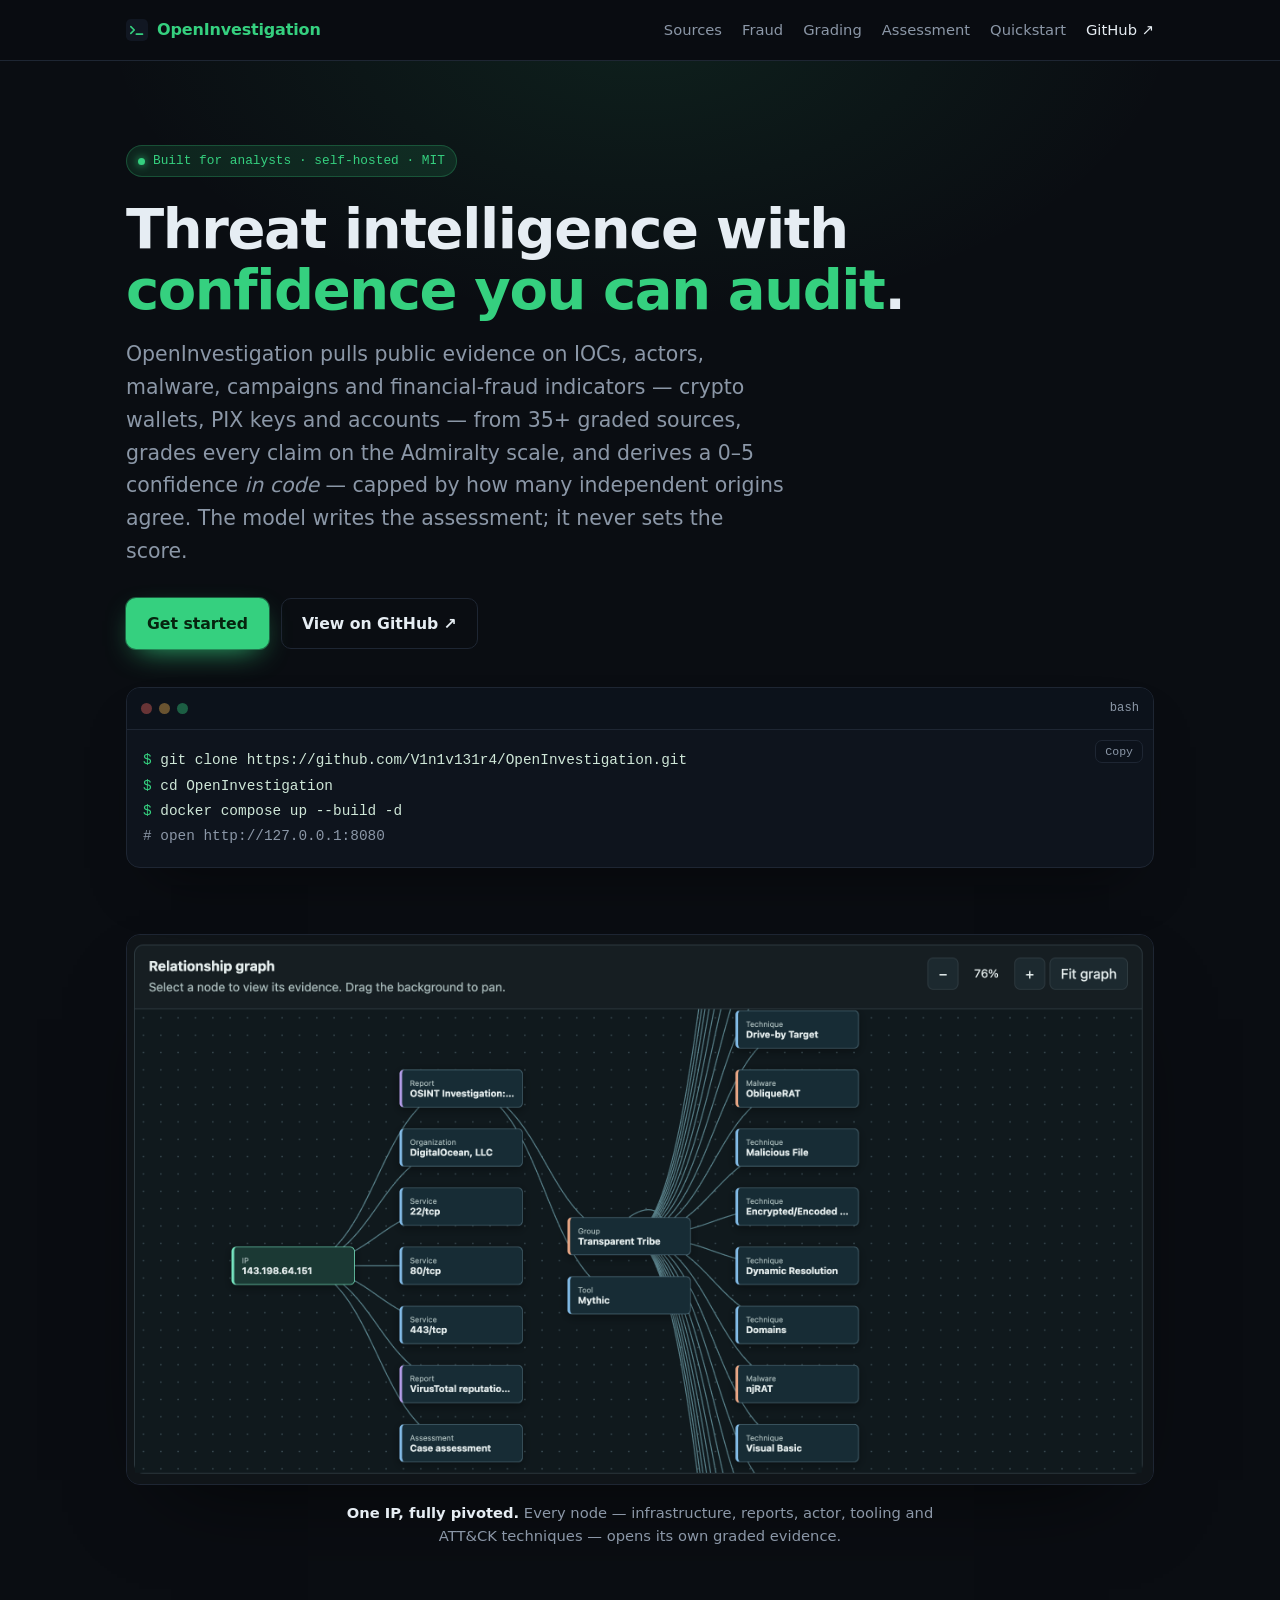
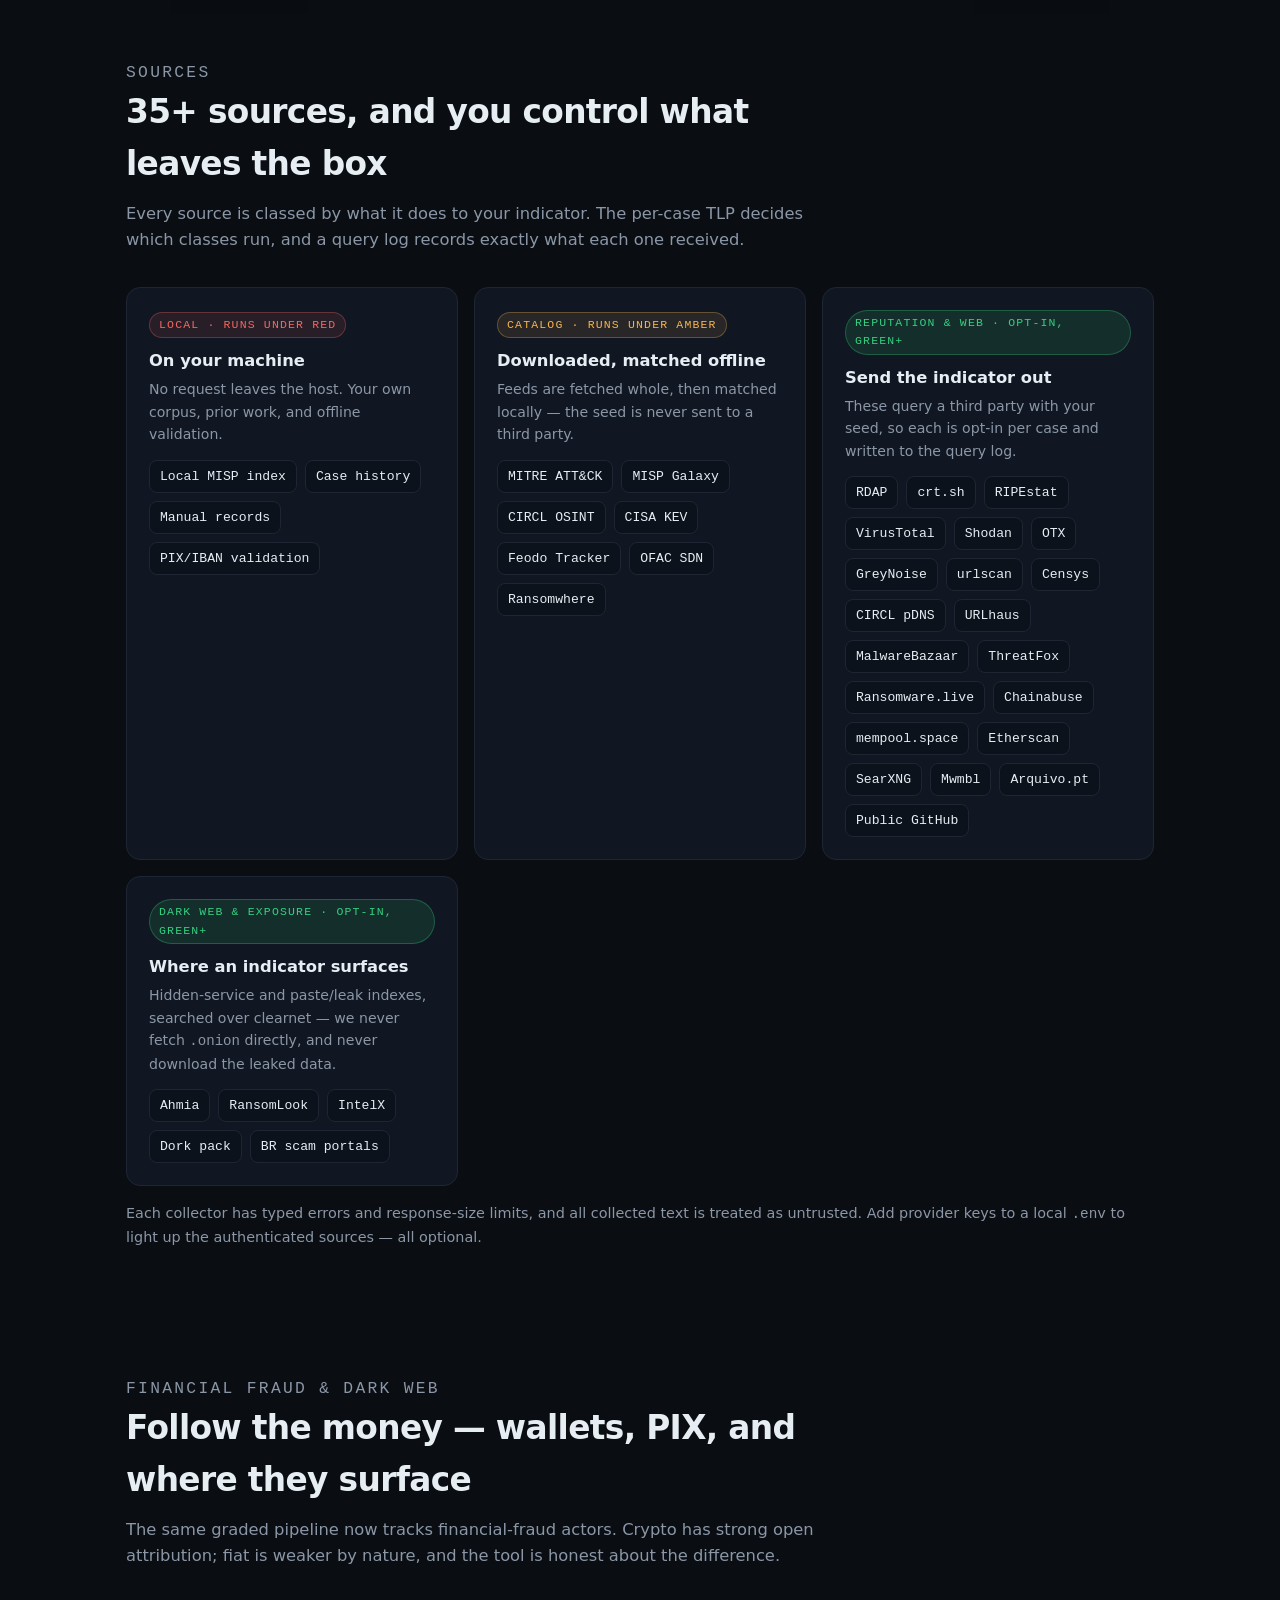
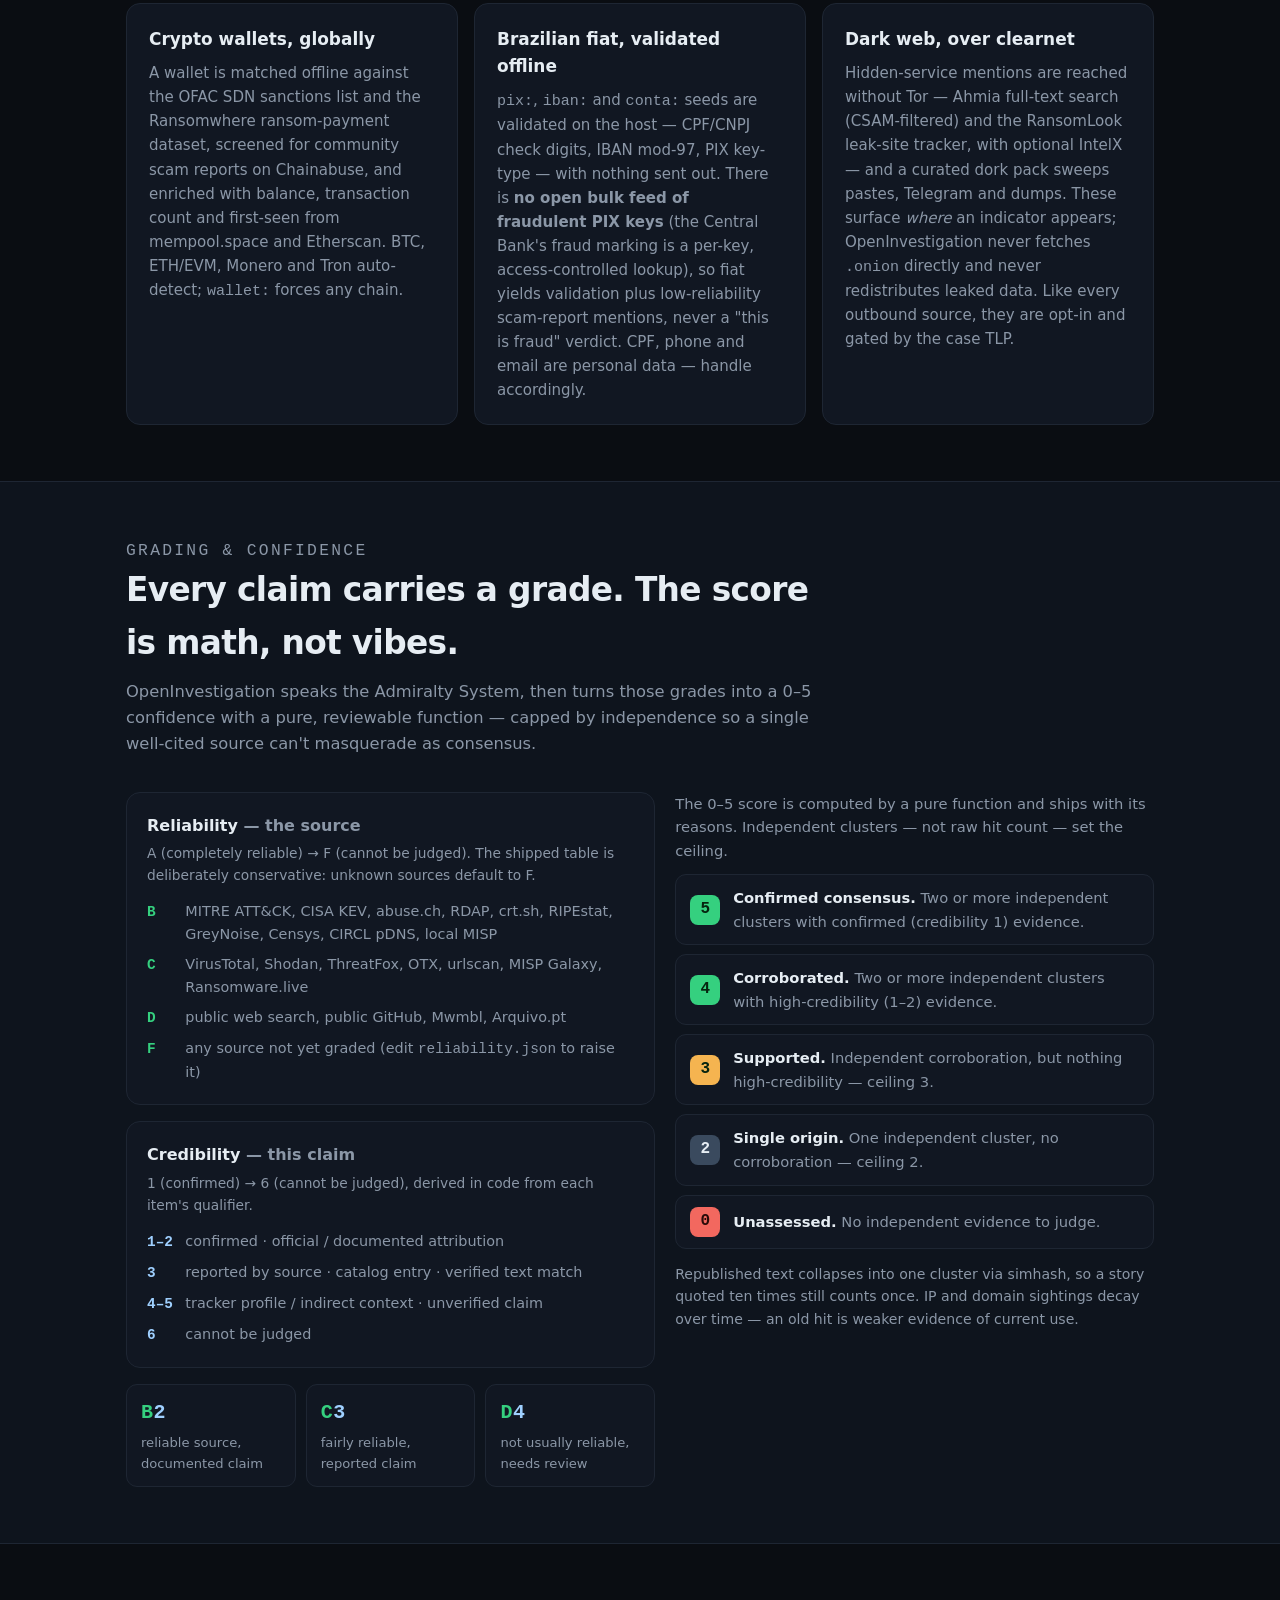
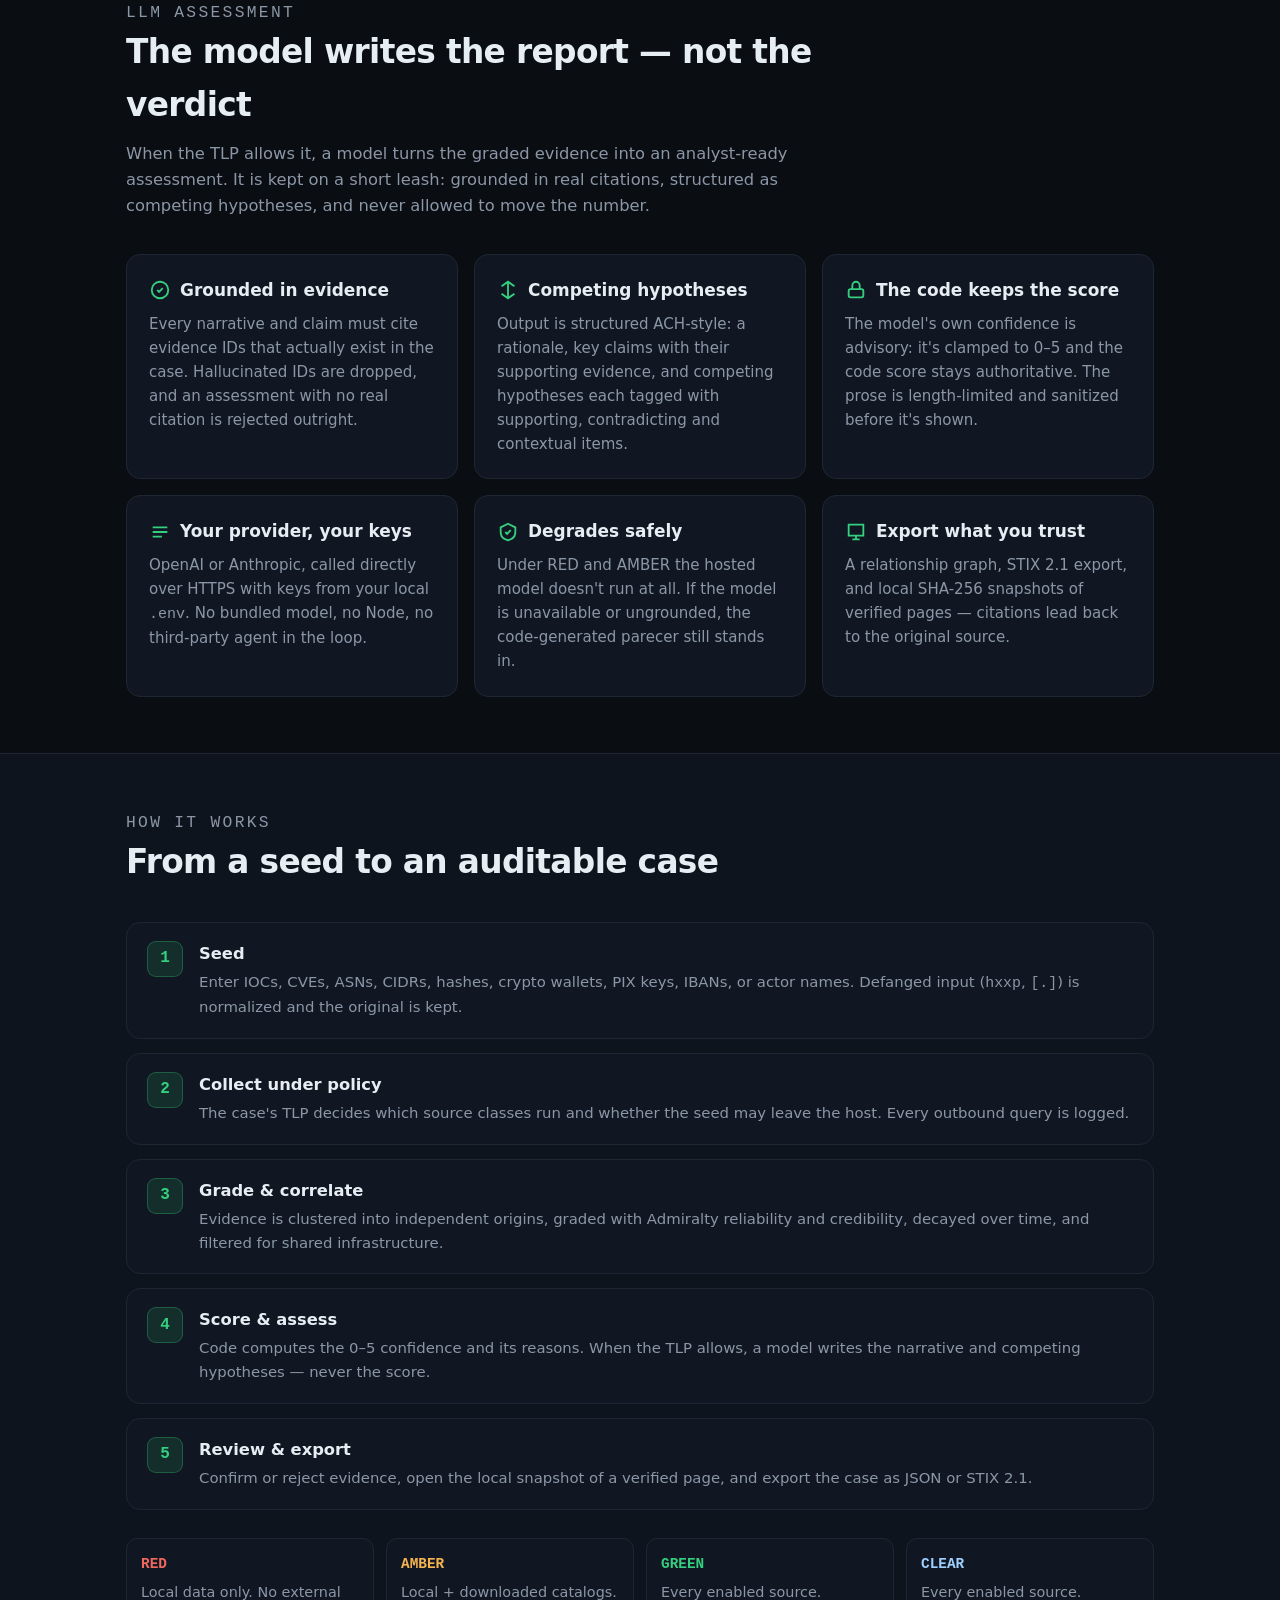
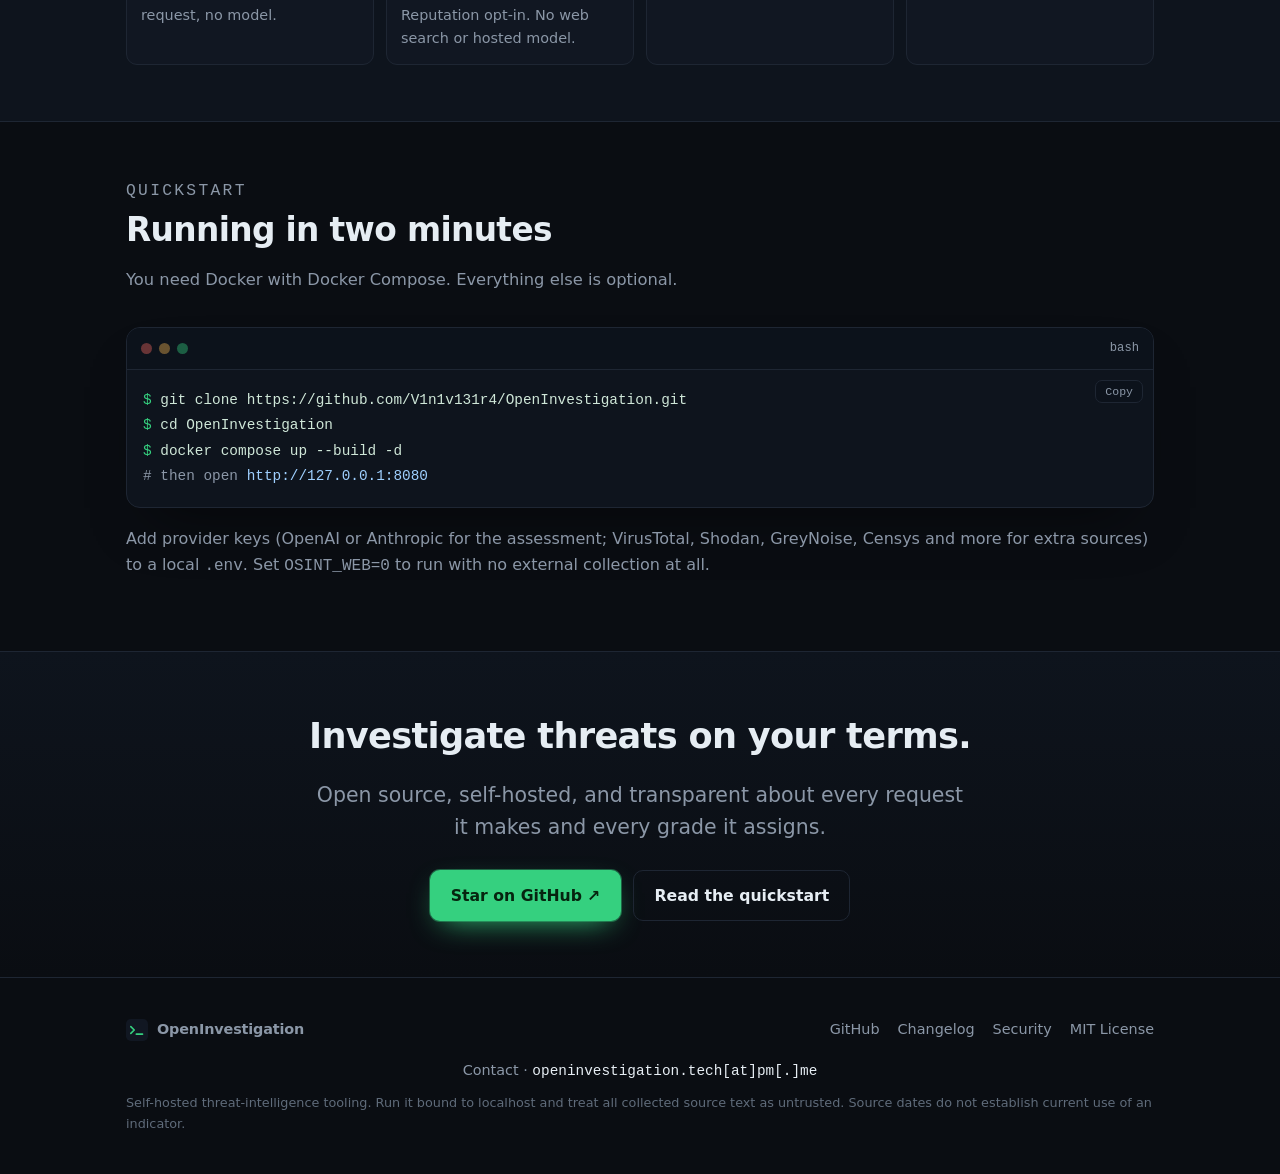
<file: docs/index.html>
<!doctype html>
<html lang="en">
<head>
<meta charset="utf-8">
<meta name="viewport" content="width=device-width, initial-scale=1">
<title>OpenInvestigation — self-hosted threat intelligence with auditable confidence</title>
<meta name="description" content="OpenInvestigation is a self-hosted threat-investigation workspace for analysts. 25+ graded sources, Admiralty A–F × 1–6 on every claim, a 0–5 confidence computed in code, and an LLM that writes the assessment — never the verdict.">
<meta property="og:type" content="website">
<meta property="og:title" content="OpenInvestigation">
<meta property="og:description" content="Self-hosted threat intelligence with auditable confidence. 25+ graded sources, Admiralty grading, independence-capped 0–5 scoring in code, LLM assessment with cited evidence and competing hypotheses. Standard-library Python.">
<link rel="icon" href="data:image/svg+xml,%3Csvg xmlns='http://www.w3.org/2000/svg' viewBox='0 0 32 32'%3E%3Crect width='32' height='32' rx='7' fill='%230a0d12'/%3E%3Cpath d='M7 11l5 5-5 5' fill='none' stroke='%2335d07f' stroke-width='2.4' stroke-linecap='round' stroke-linejoin='round'/%3E%3Cline x1='15' y1='22' x2='24' y2='22' stroke='%2335d07f' stroke-width='2.4' stroke-linecap='round'/%3E%3C/svg%3E">
<style>
  :root{
    --bg:#0a0d12; --bg-raised:#111722; --bg-soft:#0e141d; --border:#1e2633;
    --text:#e6edf3; --muted:#8b97a7; --accent:#35d07f; --accent-soft:rgba(53,208,127,.12);
    --amber:#f5b450; --red:#f2685f; --blue:#9fd0ff; --radius:14px; --maxw:1060px;
    --mono:ui-monospace,SFMono-Regular,"SF Mono",Menlo,Consolas,"Liberation Mono",monospace;
    --sans:system-ui,-apple-system,Segoe UI,Roboto,Helvetica,Arial,sans-serif;
  }
  *{box-sizing:border-box}
  html{scroll-behavior:smooth}
  body{margin:0;background:var(--bg);color:var(--text);font-family:var(--sans);line-height:1.6;
    -webkit-font-smoothing:antialiased;overflow-x:hidden}
  a{color:var(--accent);text-decoration:none}
  a:hover{text-decoration:underline}
  .wrap{max-width:var(--maxw);margin:0 auto;padding:0 16px}
  .mono{font-family:var(--mono)}
  .muted{color:var(--muted)}

  /* nav */
  header.nav{position:sticky;top:0;z-index:20;background:rgba(10,13,18,.82);
    backdrop-filter:blur(10px);border-bottom:1px solid var(--border)}
  .nav .wrap{display:flex;align-items:center;gap:20px;height:60px}
  .brand{display:flex;align-items:center;gap:9px;font-weight:700;letter-spacing:-.01em}
  .brand .mark{width:22px;height:22px;flex:none}
  .nav nav{margin-left:auto;display:flex;gap:20px;align-items:center}
  .nav nav a{color:var(--muted);font-size:.92rem;font-weight:500}
  .nav nav a:hover{color:var(--text);text-decoration:none}
  .nav .ghl{color:var(--text)}
  @media(max-width:720px){.nav nav a.hide-sm{display:none}}

  /* hero */
  .hero{padding:84px 0 56px;position:relative}
  .hero::before{content:"";position:absolute;inset:0;z-index:-1;
    background:radial-gradient(60% 50% at 50% -5%,rgba(53,208,127,.10),transparent 70%)}
  .eyebrow{display:inline-flex;align-items:center;gap:8px;font-family:var(--mono);font-size:.8rem;
    color:var(--accent);background:var(--accent-soft);border:1px solid rgba(53,208,127,.25);
    padding:5px 11px;border-radius:999px;margin-bottom:22px}
  .eyebrow .dot{width:7px;height:7px;border-radius:50%;background:var(--accent);box-shadow:0 0 8px var(--accent)}
  h1{font-size:clamp(2.1rem,5.2vw,3.5rem);line-height:1.08;letter-spacing:-.025em;margin:0 0 18px;font-weight:800}
  h1 .accent{color:var(--accent)}
  .lede{font-size:clamp(1.05rem,2.2vw,1.28rem);color:var(--muted);max-width:660px;margin:0 0 30px}
  .cta{display:flex;flex-wrap:wrap;gap:12px;align-items:center}
  .btn{display:inline-flex;align-items:center;gap:8px;font-weight:600;font-size:.98rem;
    padding:12px 20px;border-radius:10px;border:1px solid transparent;cursor:pointer}
  .btn-primary{background:var(--accent);color:#06240f;box-shadow:0 0 0 1px rgba(53,208,127,.4),0 10px 30px -12px var(--accent)}
  .btn-primary:hover{text-decoration:none;filter:brightness(1.07)}
  .btn-ghost{background:transparent;border-color:var(--border);color:var(--text)}
  .btn-ghost:hover{text-decoration:none;border-color:var(--accent);color:var(--accent)}

  /* terminal */
  .term{background:var(--bg-soft);border:1px solid var(--border);border-radius:var(--radius);
    overflow:hidden;box-shadow:0 30px 60px -30px rgba(0,0,0,.6)}
  .hero .term{margin-top:38px}
  .term-bar{display:flex;align-items:center;gap:7px;padding:11px 14px;border-bottom:1px solid var(--border);background:#0c121b}
  .term-bar i{width:11px;height:11px;border-radius:50%;background:#2a3444;display:inline-block}
  .term-bar i:nth-child(1){background:#f2685f66}.term-bar i:nth-child(2){background:#f5b45066}.term-bar i:nth-child(3){background:#35d07f66}
  .term-bar span{margin-left:auto;font-family:var(--mono);font-size:.76rem;color:var(--muted)}
  .term pre{margin:0;padding:18px 16px;font-family:var(--mono);font-size:.9rem;line-height:1.75;overflow-x:auto;color:#cfe7d8}
  .term .p{color:var(--accent)}.term .c{color:var(--muted)}.term .o{color:var(--blue)}
  .copy{position:relative}
  .copy button{position:absolute;top:10px;right:10px;font-family:var(--mono);font-size:.72rem;color:var(--muted);
    background:#0c121b;border:1px solid var(--border);border-radius:7px;padding:4px 9px;cursor:pointer}
  .copy button:hover{color:var(--accent);border-color:var(--accent)}

  /* product shot */
  .shot-wrap{padding-top:10px}
  .shot{border:1px solid var(--border);border-radius:var(--radius);overflow:hidden;
    background:var(--bg-soft);box-shadow:0 40px 90px -45px rgba(0,0,0,.75)}
  .shot img{display:block;width:100%;height:auto}
  figure.shot-fig{margin:0}
  figcaption{color:var(--muted);font-size:.92rem;margin-top:16px;text-align:center;max-width:620px;margin-left:auto;margin-right:auto}
  figcaption b{color:var(--text);font-weight:600}

  /* sections */
  section{padding:56px 0}
  .alt{background:var(--bg-soft);border-top:1px solid var(--border);border-bottom:1px solid var(--border)}
  .sec-head{max-width:700px;margin:0 0 34px}
  .sec-head h2{font-size:clamp(1.5rem,3.2vw,2.05rem);letter-spacing:-.02em;margin:0 0 10px;font-weight:800}
  .sec-head p{color:var(--muted);margin:0;font-size:1.02rem}
  .kicker{font-family:var(--mono);font-size:.78rem;color:var(--accent);text-transform:uppercase;letter-spacing:.14em;margin:0 0 12px}

  .grid{display:grid;gap:16px;grid-template-columns:repeat(3,1fr)}
  @media(max-width:860px){.grid{grid-template-columns:repeat(2,1fr)}}
  @media(max-width:560px){.grid{grid-template-columns:1fr}}
  .card{background:var(--bg-raised);border:1px solid var(--border);border-radius:var(--radius);padding:22px}
  .card:hover{border-color:#2b3647}
  .card h3{margin:0 0 8px;font-size:1.06rem;display:flex;align-items:center;gap:9px}
  .card h3 .ic{width:22px;height:22px;flex:none;color:var(--accent)}
  .card p{margin:0;color:var(--muted);font-size:.94rem}

  /* split */
  .split{display:grid;gap:20px;grid-template-columns:1.05fr .95fr;align-items:start}
  @media(max-width:820px){.split{grid-template-columns:1fr}}

  /* chips / sources tiers */
  .chips{display:flex;flex-wrap:wrap;gap:8px}
  .chip{font-family:var(--mono);font-size:.82rem;color:var(--text);background:var(--bg-soft);
    border:1px solid var(--border);border-radius:8px;padding:5px 10px}
  .card .chip{background:#0c121b}
  .tier .tag{font-family:var(--mono);font-size:.72rem;text-transform:uppercase;letter-spacing:.1em;
    padding:3px 9px;border-radius:999px;display:inline-block;margin-bottom:10px}
  .tier.local .tag{color:var(--red);background:rgba(242,104,95,.1);border:1px solid rgba(242,104,95,.3)}
  .tier.catalog .tag{color:var(--amber);background:rgba(245,180,80,.1);border:1px solid rgba(245,180,80,.3)}
  .tier.web .tag{color:var(--accent);background:var(--accent-soft);border:1px solid rgba(53,208,127,.3)}
  .tier h3{margin:0 0 4px;font-size:1.02rem}
  .tier .egress{color:var(--muted);font-size:.88rem;margin:0 0 14px}

  /* admiralty */
  .axis{background:var(--bg-raised);border:1px solid var(--border);border-radius:var(--radius);padding:20px;margin-bottom:16px}
  .axis h3{margin:0 0 4px;font-size:1rem}
  .axis .sub{color:var(--muted);font-size:.86rem;margin:0 0 14px}
  .scale{display:grid;gap:7px}
  .scale div{display:flex;gap:11px;align-items:baseline;font-size:.9rem}
  .scale b{font-family:var(--mono);color:var(--accent);min-width:1.9em}
  .scale.cred b{color:var(--blue)}
  .scale span{color:var(--muted)}
  .codes{display:flex;flex-wrap:wrap;gap:10px;margin-top:4px}
  .code{background:var(--bg-raised);border:1px solid var(--border);border-radius:11px;padding:12px 14px;min-width:150px;flex:1}
  .code .k{font-family:var(--mono);font-size:1.25rem;font-weight:700;letter-spacing:.02em}
  .code .k .r{color:var(--accent)}.code .k .c{color:var(--blue)}
  .code small{display:block;color:var(--muted);font-size:.82rem;margin-top:3px}

  /* score ladder */
  .ladder{list-style:none;margin:0;padding:0;display:grid;gap:9px}
  .ladder li{display:flex;gap:13px;align-items:center;background:var(--bg-raised);border:1px solid var(--border);
    border-radius:11px;padding:11px 14px;font-size:.92rem;color:var(--muted)}
  .ladder .s{font-family:var(--mono);font-weight:700;width:30px;height:30px;border-radius:8px;flex:none;
    display:grid;place-items:center;color:#06240f;font-size:1rem}
  .ladder .s5,.ladder .s4{background:var(--accent)}
  .ladder .s3{background:var(--amber)}
  .ladder .s2{background:#3a4a5e;color:var(--text)}
  .ladder .s0{background:var(--red);color:#2a0b09}
  .ladder b{color:var(--text);font-weight:600}

  /* steps */
  .steps{counter-reset:s;display:grid;gap:14px}
  .step{display:flex;gap:16px;background:var(--bg-raised);border:1px solid var(--border);border-radius:var(--radius);padding:18px 20px}
  .step::before{counter-increment:s;content:counter(s);font-family:var(--mono);font-weight:700;color:var(--accent);
    background:var(--accent-soft);border:1px solid rgba(53,208,127,.3);width:34px;height:34px;border-radius:9px;
    display:grid;place-items:center;flex:none}
  .step h3{margin:0 0 4px;font-size:1.02rem}.step p{margin:0;color:var(--muted);font-size:.93rem}

  /* tlp */
  .tlp{display:grid;gap:12px;grid-template-columns:repeat(4,1fr)}
  @media(max-width:720px){.tlp{grid-template-columns:repeat(2,1fr)}}
  .tlp div{border:1px solid var(--border);border-radius:11px;padding:14px;background:var(--bg-raised);font-size:.9rem}
  .tlp b{font-family:var(--mono);display:block;margin-bottom:5px}
  .tlp .red b{color:var(--red)}.tlp .amber b{color:var(--amber)}.tlp .green b{color:var(--accent)}.tlp .clear b{color:var(--blue)}
  .tlp span{color:var(--muted)}

  /* cta band */
  .band{background:linear-gradient(180deg,var(--bg-soft),var(--bg));border-top:1px solid var(--border);border-bottom:1px solid var(--border);text-align:center}
  .band h2{font-size:clamp(1.6rem,3.4vw,2.2rem);margin:0 0 14px;letter-spacing:-.02em}
  .band .cta{justify-content:center}

  footer{padding:40px 0;color:var(--muted);font-size:.9rem}
  footer .wrap{display:flex;flex-wrap:wrap;gap:16px;align-items:center;justify-content:space-between}
  footer nav{display:flex;flex-wrap:wrap;gap:18px}
  footer a{color:var(--muted)}footer a:hover{color:var(--accent)}
  .contact{max-width:var(--maxw);margin:18px auto 0;padding:0 16px;text-align:center;color:var(--muted);font-size:.9rem}
  .contact .mono{color:var(--text)}
  .note{max-width:var(--maxw);margin:10px auto 0;padding:0 16px;color:#5f6b7a;font-size:.8rem}
</style>
</head>
<body>
<header class="nav">
  <div class="wrap">
    <a class="brand" href="#top" aria-label="OpenInvestigation home">
      <svg class="mark" viewBox="0 0 32 32" aria-hidden="true"><rect width="32" height="32" rx="7" fill="#111722"/><path d="M7 11l5 5-5 5" fill="none" stroke="#35d07f" stroke-width="2.4" stroke-linecap="round" stroke-linejoin="round"/><line x1="15" y1="22" x2="24" y2="22" stroke="#35d07f" stroke-width="2.4" stroke-linecap="round"/></svg>
      OpenInvestigation
    </a>
    <nav>
      <a class="hide-sm" href="#sources">Sources</a>
      <a class="hide-sm" href="#fraud">Fraud</a>
      <a href="#grading">Grading</a>
      <a href="#assessment">Assessment</a>
      <a class="hide-sm" href="#quickstart">Quickstart</a>
      <a class="ghl" href="https://github.com/V1n1v131r4/OpenInvestigation">GitHub ↗</a>
    </nav>
  </div>
</header>

<main id="top">
  <section class="hero">
    <div class="wrap">
      <span class="eyebrow"><span class="dot"></span> Built for analysts · self-hosted · MIT</span>
      <h1>Threat intelligence with <span class="accent">confidence you can audit</span>.</h1>
      <p class="lede">OpenInvestigation pulls public evidence on IOCs, actors, malware, campaigns and financial-fraud indicators — crypto wallets, PIX keys and accounts — from 35+ graded sources, grades every claim on the Admiralty scale, and derives a 0–5 confidence <em>in code</em> — capped by how many independent origins agree. The model writes the assessment; it never sets the score.</p>
      <div class="cta">
        <a class="btn btn-primary" href="#quickstart">Get started</a>
        <a class="btn btn-ghost" href="https://github.com/V1n1v131r4/OpenInvestigation">View on GitHub ↗</a>
      </div>
      <div class="term">
        <div class="term-bar"><i></i><i></i><i></i><span>bash</span></div>
        <div class="copy">
          <button type="button" data-copy="git clone https://github.com/V1n1v131r4/OpenInvestigation.git&#10;cd OpenInvestigation&#10;docker compose up --build -d">Copy</button>
<pre><span class="p">$</span> git clone https://github.com/V1n1v131r4/OpenInvestigation.git
<span class="p">$</span> cd OpenInvestigation
<span class="p">$</span> docker compose up --build -d
<span class="c"># open http://127.0.0.1:8080</span></pre>
        </div>
      </div>
    </div>
  </section>

  <!-- SHOWCASE -->
  <section class="shot-wrap">
    <div class="wrap">
      <figure class="shot-fig">
        <div class="shot">
          <img src="assets/graph.png" width="2368" height="1266"
               alt="OpenInvestigation relationship graph. The IP 143.198.64.151 links on the left to DigitalOcean hosting, open services 22/80/443, OSINT and VirusTotal reports and a case assessment; and on the right to the Transparent Tribe group, the Mythic tool, ObliqueRAT and njRAT malware, and ATT&CK techniques such as Drive-by Target, Malicious File and Dynamic Resolution."
               loading="lazy" decoding="async">
        </div>
        <figcaption><b>One IP, fully pivoted.</b> Every node — infrastructure, reports, actor, tooling and ATT&amp;CK techniques — opens its own graded evidence.</figcaption>
      </figure>
    </div>
  </section>

  <!-- SOURCES -->
  <section id="sources">
    <div class="wrap">
      <div class="sec-head">
        <p class="kicker">Sources</p>
        <h2>35+ sources, and you control what leaves the box</h2>
        <p>Every source is classed by what it does to your indicator. The per-case TLP decides which classes run, and a query log records exactly what each one received.</p>
      </div>
      <div class="grid">
        <div class="card tier local">
          <span class="tag">Local · runs under RED</span>
          <h3>On your machine</h3>
          <p class="egress">No request leaves the host. Your own corpus, prior work, and offline validation.</p>
          <div class="chips">
            <span class="chip">Local MISP index</span><span class="chip">Case history</span><span class="chip">Manual records</span>
            <span class="chip">PIX/IBAN validation</span>
          </div>
        </div>
        <div class="card tier catalog">
          <span class="tag">Catalog · runs under AMBER</span>
          <h3>Downloaded, matched offline</h3>
          <p class="egress">Feeds are fetched whole, then matched locally — the seed is never sent to a third party.</p>
          <div class="chips">
            <span class="chip">MITRE ATT&amp;CK</span><span class="chip">MISP Galaxy</span><span class="chip">CIRCL OSINT</span>
            <span class="chip">CISA KEV</span><span class="chip">Feodo Tracker</span><span class="chip">OFAC SDN</span>
            <span class="chip">Ransomwhere</span>
          </div>
        </div>
        <div class="card tier web">
          <span class="tag">Reputation &amp; web · opt-in, GREEN+</span>
          <h3>Send the indicator out</h3>
          <p class="egress">These query a third party with your seed, so each is opt-in per case and written to the query log.</p>
          <div class="chips">
            <span class="chip">RDAP</span><span class="chip">crt.sh</span><span class="chip">RIPEstat</span>
            <span class="chip">VirusTotal</span><span class="chip">Shodan</span><span class="chip">OTX</span>
            <span class="chip">GreyNoise</span><span class="chip">urlscan</span><span class="chip">Censys</span>
            <span class="chip">CIRCL pDNS</span><span class="chip">URLhaus</span><span class="chip">MalwareBazaar</span>
            <span class="chip">ThreatFox</span><span class="chip">Ransomware.live</span><span class="chip">Chainabuse</span>
            <span class="chip">mempool.space</span><span class="chip">Etherscan</span><span class="chip">SearXNG</span>
            <span class="chip">Mwmbl</span><span class="chip">Arquivo.pt</span><span class="chip">Public GitHub</span>
          </div>
        </div>
        <div class="card tier web">
          <span class="tag">Dark web &amp; exposure · opt-in, GREEN+</span>
          <h3>Where an indicator surfaces</h3>
          <p class="egress">Hidden-service and paste/leak indexes, searched over clearnet — we never fetch <span class="mono">.onion</span> directly, and never download the leaked data.</p>
          <div class="chips">
            <span class="chip">Ahmia</span><span class="chip">RansomLook</span><span class="chip">IntelX</span>
            <span class="chip">Dork pack</span><span class="chip">BR scam portals</span>
          </div>
        </div>
      </div>
      <p class="muted" style="margin-top:16px;font-size:.9rem">Each collector has typed errors and response-size limits, and all collected text is treated as untrusted. Add provider keys to a local <span class="mono">.env</span> to light up the authenticated sources — all optional.</p>
    </div>
  </section>

  <!-- FRAUD & DARK WEB -->
  <section id="fraud">
    <div class="wrap">
      <div class="sec-head">
        <p class="kicker">Financial fraud &amp; dark web</p>
        <h2>Follow the money — wallets, PIX, and where they surface</h2>
        <p>The same graded pipeline now tracks financial-fraud actors. Crypto has strong open attribution; fiat is weaker by nature, and the tool is honest about the difference.</p>
      </div>
      <div class="grid">
        <div class="card">
          <h3>Crypto wallets, globally</h3>
          <p>A wallet is matched offline against the OFAC SDN sanctions list and the Ransomwhere ransom-payment dataset, screened for community scam reports on Chainabuse, and enriched with balance, transaction count and first-seen from mempool.space and Etherscan. BTC, ETH/EVM, Monero and Tron auto-detect; <span class="mono">wallet:</span> forces any chain.</p>
        </div>
        <div class="card">
          <h3>Brazilian fiat, validated offline</h3>
          <p><span class="mono">pix:</span>, <span class="mono">iban:</span> and <span class="mono">conta:</span> seeds are validated on the host — CPF/CNPJ check digits, IBAN mod-97, PIX key-type — with nothing sent out. There is <b>no open bulk feed of fraudulent PIX keys</b> (the Central Bank's fraud marking is a per-key, access-controlled lookup), so fiat yields validation plus low-reliability scam-report mentions, never a "this is fraud" verdict. CPF, phone and email are personal data — handle accordingly.</p>
        </div>
        <div class="card">
          <h3>Dark web, over clearnet</h3>
          <p>Hidden-service mentions are reached without Tor — Ahmia full-text search (CSAM-filtered) and the RansomLook leak-site tracker, with optional IntelX — and a curated dork pack sweeps pastes, Telegram and dumps. These surface <em>where</em> an indicator appears; OpenInvestigation never fetches <span class="mono">.onion</span> directly and never redistributes leaked data. Like every outbound source, they are opt-in and gated by the case TLP.</p>
        </div>
      </div>
    </div>
  </section>

  <!-- GRADING -->
  <section id="grading" class="alt">
    <div class="wrap">
      <div class="sec-head">
        <p class="kicker">Grading &amp; confidence</p>
        <h2>Every claim carries a grade. The score is math, not vibes.</h2>
        <p>OpenInvestigation speaks the Admiralty System, then turns those grades into a 0–5 confidence with a pure, reviewable function — capped by independence so a single well-cited source can't masquerade as consensus.</p>
      </div>
      <div class="split">
        <div>
          <div class="axis">
            <h3>Reliability <span class="muted">— the source</span></h3>
            <p class="sub">A (completely reliable) → F (cannot be judged). The shipped table is deliberately conservative: unknown sources default to F.</p>
            <div class="scale">
              <div><b>B</b><span>MITRE ATT&amp;CK, CISA KEV, abuse.ch, RDAP, crt.sh, RIPEstat, GreyNoise, Censys, CIRCL pDNS, local MISP</span></div>
              <div><b>C</b><span>VirusTotal, Shodan, ThreatFox, OTX, urlscan, MISP Galaxy, Ransomware.live</span></div>
              <div><b>D</b><span>public web search, public GitHub, Mwmbl, Arquivo.pt</span></div>
              <div><b>F</b><span>any source not yet graded (edit <span class="mono">reliability.json</span> to raise it)</span></div>
            </div>
          </div>
          <div class="axis">
            <h3>Credibility <span class="muted">— this claim</span></h3>
            <p class="sub">1 (confirmed) → 6 (cannot be judged), derived in code from each item's qualifier.</p>
            <div class="scale cred">
              <div><b>1–2</b><span>confirmed · official / documented attribution</span></div>
              <div><b>3</b><span>reported by source · catalog entry · verified text match</span></div>
              <div><b>4–5</b><span>tracker profile / indirect context · unverified claim</span></div>
              <div><b>6</b><span>cannot be judged</span></div>
            </div>
          </div>
          <div class="codes">
            <div class="code"><div class="k"><span class="r">B</span><span class="c">2</span></div><small>reliable source, documented claim</small></div>
            <div class="code"><div class="k"><span class="r">C</span><span class="c">3</span></div><small>fairly reliable, reported claim</small></div>
            <div class="code"><div class="k"><span class="r">D</span><span class="c">4</span></div><small>not usually reliable, needs review</small></div>
          </div>
        </div>
        <div>
          <p class="muted" style="margin:0 0 12px;font-size:.92rem">The 0–5 score is computed by a pure function and ships with its reasons. Independent clusters — not raw hit count — set the ceiling.</p>
          <ul class="ladder">
            <li><span class="s s5">5</span><span><b>Confirmed consensus.</b> Two or more independent clusters with confirmed (credibility 1) evidence.</span></li>
            <li><span class="s s4">4</span><span><b>Corroborated.</b> Two or more independent clusters with high-credibility (1–2) evidence.</span></li>
            <li><span class="s s3">3</span><span><b>Supported.</b> Independent corroboration, but nothing high-credibility — ceiling 3.</span></li>
            <li><span class="s s2">2</span><span><b>Single origin.</b> One independent cluster, no corroboration — ceiling 2.</span></li>
            <li><span class="s s0">0</span><span><b>Unassessed.</b> No independent evidence to judge.</span></li>
          </ul>
          <p class="muted" style="margin:14px 0 0;font-size:.88rem">Republished text collapses into one cluster via simhash, so a story quoted ten times still counts once. IP and domain sightings decay over time — an old hit is weaker evidence of current use.</p>
        </div>
      </div>
    </div>
  </section>

  <!-- ASSESSMENT / LLM -->
  <section id="assessment">
    <div class="wrap">
      <div class="sec-head">
        <p class="kicker">LLM assessment</p>
        <h2>The model writes the report — not the verdict</h2>
        <p>When the TLP allows it, a model turns the graded evidence into an analyst-ready assessment. It is kept on a short leash: grounded in real citations, structured as competing hypotheses, and never allowed to move the number.</p>
      </div>
      <div class="grid">
        <div class="card"><h3><svg class="ic" viewBox="0 0 24 24" fill="none" stroke="currentColor" stroke-width="2"><path d="M9 12l2 2 4-4"/><circle cx="12" cy="12" r="9"/></svg>Grounded in evidence</h3><p>Every narrative and claim must cite evidence IDs that actually exist in the case. Hallucinated IDs are dropped, and an assessment with no real citation is rejected outright.</p></div>
        <div class="card"><h3><svg class="ic" viewBox="0 0 24 24" fill="none" stroke="currentColor" stroke-width="2"><path d="M12 3v18M5 8l7-5 7 5M5 16l7 5 7-5"/></svg>Competing hypotheses</h3><p>Output is structured ACH-style: a rationale, key claims with their supporting evidence, and competing hypotheses each tagged with supporting, contradicting and contextual items.</p></div>
        <div class="card"><h3><svg class="ic" viewBox="0 0 24 24" fill="none" stroke="currentColor" stroke-width="2"><rect x="4" y="11" width="16" height="9" rx="2"/><path d="M8 11V7a4 4 0 018 0v4"/></svg>The code keeps the score</h3><p>The model's own confidence is advisory: it's clamped to 0–5 and the code score stays authoritative. The prose is length-limited and sanitized before it's shown.</p></div>
        <div class="card"><h3><svg class="ic" viewBox="0 0 24 24" fill="none" stroke="currentColor" stroke-width="2"><path d="M4 7h16M4 12h16M4 17h10"/></svg>Your provider, your keys</h3><p>OpenAI or Anthropic, called directly over HTTPS with keys from your local <span class="mono">.env</span>. No bundled model, no Node, no third-party agent in the loop.</p></div>
        <div class="card"><h3><svg class="ic" viewBox="0 0 24 24" fill="none" stroke="currentColor" stroke-width="2"><path d="M12 3l8 4v5c0 5-3.5 8-8 9-4.5-1-8-4-8-9V7z"/><path d="M9 12l2 2 4-4"/></svg>Degrades safely</h3><p>Under RED and AMBER the hosted model doesn't run at all. If the model is unavailable or ungrounded, the code-generated parecer still stands in.</p></div>
        <div class="card"><h3><svg class="ic" viewBox="0 0 24 24" fill="none" stroke="currentColor" stroke-width="2"><path d="M4 4h16v12H4z"/><path d="M8 20h8M12 16v4"/></svg>Export what you trust</h3><p>A relationship graph, STIX 2.1 export, and local SHA-256 snapshots of verified pages — citations lead back to the original source.</p></div>
      </div>
    </div>
  </section>

  <!-- HOW -->
  <section id="how" class="alt">
    <div class="wrap">
      <div class="sec-head">
        <p class="kicker">How it works</p>
        <h2>From a seed to an auditable case</h2>
      </div>
      <div class="steps">
        <div class="step"><div><h3>Seed</h3><p>Enter IOCs, CVEs, ASNs, CIDRs, hashes, crypto wallets, PIX keys, IBANs, or actor names. Defanged input (<span class="mono">hxxp</span>, <span class="mono">[.]</span>) is normalized and the original is kept.</p></div></div>
        <div class="step"><div><h3>Collect under policy</h3><p>The case's TLP decides which source classes run and whether the seed may leave the host. Every outbound query is logged.</p></div></div>
        <div class="step"><div><h3>Grade &amp; correlate</h3><p>Evidence is clustered into independent origins, graded with Admiralty reliability and credibility, decayed over time, and filtered for shared infrastructure.</p></div></div>
        <div class="step"><div><h3>Score &amp; assess</h3><p>Code computes the 0–5 confidence and its reasons. When the TLP allows, a model writes the narrative and competing hypotheses — never the score.</p></div></div>
        <div class="step"><div><h3>Review &amp; export</h3><p>Confirm or reject evidence, open the local snapshot of a verified page, and export the case as JSON or STIX 2.1.</p></div></div>
      </div>
      <div class="tlp" style="margin-top:28px">
        <div class="red"><b>RED</b><span>Local data only. No external request, no model.</span></div>
        <div class="amber"><b>AMBER</b><span>Local + downloaded catalogs. Reputation opt-in. No web search or hosted model.</span></div>
        <div class="green"><b>GREEN</b><span>Every enabled source.</span></div>
        <div class="clear"><b>CLEAR</b><span>Every enabled source.</span></div>
      </div>
    </div>
  </section>

  <!-- QUICKSTART -->
  <section id="quickstart">
    <div class="wrap">
      <div class="sec-head">
        <p class="kicker">Quickstart</p>
        <h2>Running in two minutes</h2>
        <p>You need Docker with Docker Compose. Everything else is optional.</p>
      </div>
      <div class="term">
        <div class="term-bar"><i></i><i></i><i></i><span>bash</span></div>
        <div class="copy">
          <button type="button" data-copy="git clone https://github.com/V1n1v131r4/OpenInvestigation.git&#10;cd OpenInvestigation&#10;docker compose up --build -d">Copy</button>
<pre><span class="p">$</span> git clone https://github.com/V1n1v131r4/OpenInvestigation.git
<span class="p">$</span> cd OpenInvestigation
<span class="p">$</span> docker compose up --build -d
<span class="c"># then open</span> <span class="o">http://127.0.0.1:8080</span></pre>
        </div>
      </div>
      <p class="muted" style="margin-top:18px">Add provider keys (OpenAI or Anthropic for the assessment; VirusTotal, Shodan, GreyNoise, Censys and more for extra sources) to a local <span class="mono">.env</span>. Set <span class="mono">OSINT_WEB=0</span> to run with no external collection at all.</p>
    </div>
  </section>

  <section class="band">
    <div class="wrap">
      <h2>Investigate threats on your terms.</h2>
      <p class="lede" style="margin:0 auto 26px">Open source, self-hosted, and transparent about every request it makes and every grade it assigns.</p>
      <div class="cta">
        <a class="btn btn-primary" href="https://github.com/V1n1v131r4/OpenInvestigation">Star on GitHub ↗</a>
        <a class="btn btn-ghost" href="#quickstart">Read the quickstart</a>
      </div>
    </div>
  </section>
</main>

<footer>
  <div class="wrap">
    <div class="brand">
      <svg class="mark" viewBox="0 0 32 32" aria-hidden="true"><rect width="32" height="32" rx="7" fill="#111722"/><path d="M7 11l5 5-5 5" fill="none" stroke="#35d07f" stroke-width="2.4" stroke-linecap="round" stroke-linejoin="round"/><line x1="15" y1="22" x2="24" y2="22" stroke="#35d07f" stroke-width="2.4" stroke-linecap="round"/></svg>
      OpenInvestigation
    </div>
    <nav>
      <a href="https://github.com/V1n1v131r4/OpenInvestigation">GitHub</a>
      <a href="https://github.com/V1n1v131r4/OpenInvestigation/blob/main/CHANGELOG.md">Changelog</a>
      <a href="https://github.com/V1n1v131r4/OpenInvestigation/blob/main/SECURITY.md">Security</a>
      <a href="https://github.com/V1n1v131r4/OpenInvestigation/blob/main/LICENSE">MIT License</a>
    </nav>
  </div>
  <p class="contact">Contact · <span class="mono">openinvestigation.tech[at]pm[.]me</span></p>
  <p class="note">Self-hosted threat-intelligence tooling. Run it bound to localhost and treat all collected source text as untrusted. Source dates do not establish current use of an indicator.</p>
</footer>

<script>
  for (const button of document.querySelectorAll("[data-copy]")) {
    button.addEventListener("click", async () => {
      try {
        await navigator.clipboard.writeText(button.dataset.copy);
        const original = button.textContent;
        button.textContent = "Copied";
        setTimeout(() => { button.textContent = original; }, 1400);
      } catch (error) { /* clipboard unavailable */ }
    });
  }
</script>
</body>
</html>
</file>
